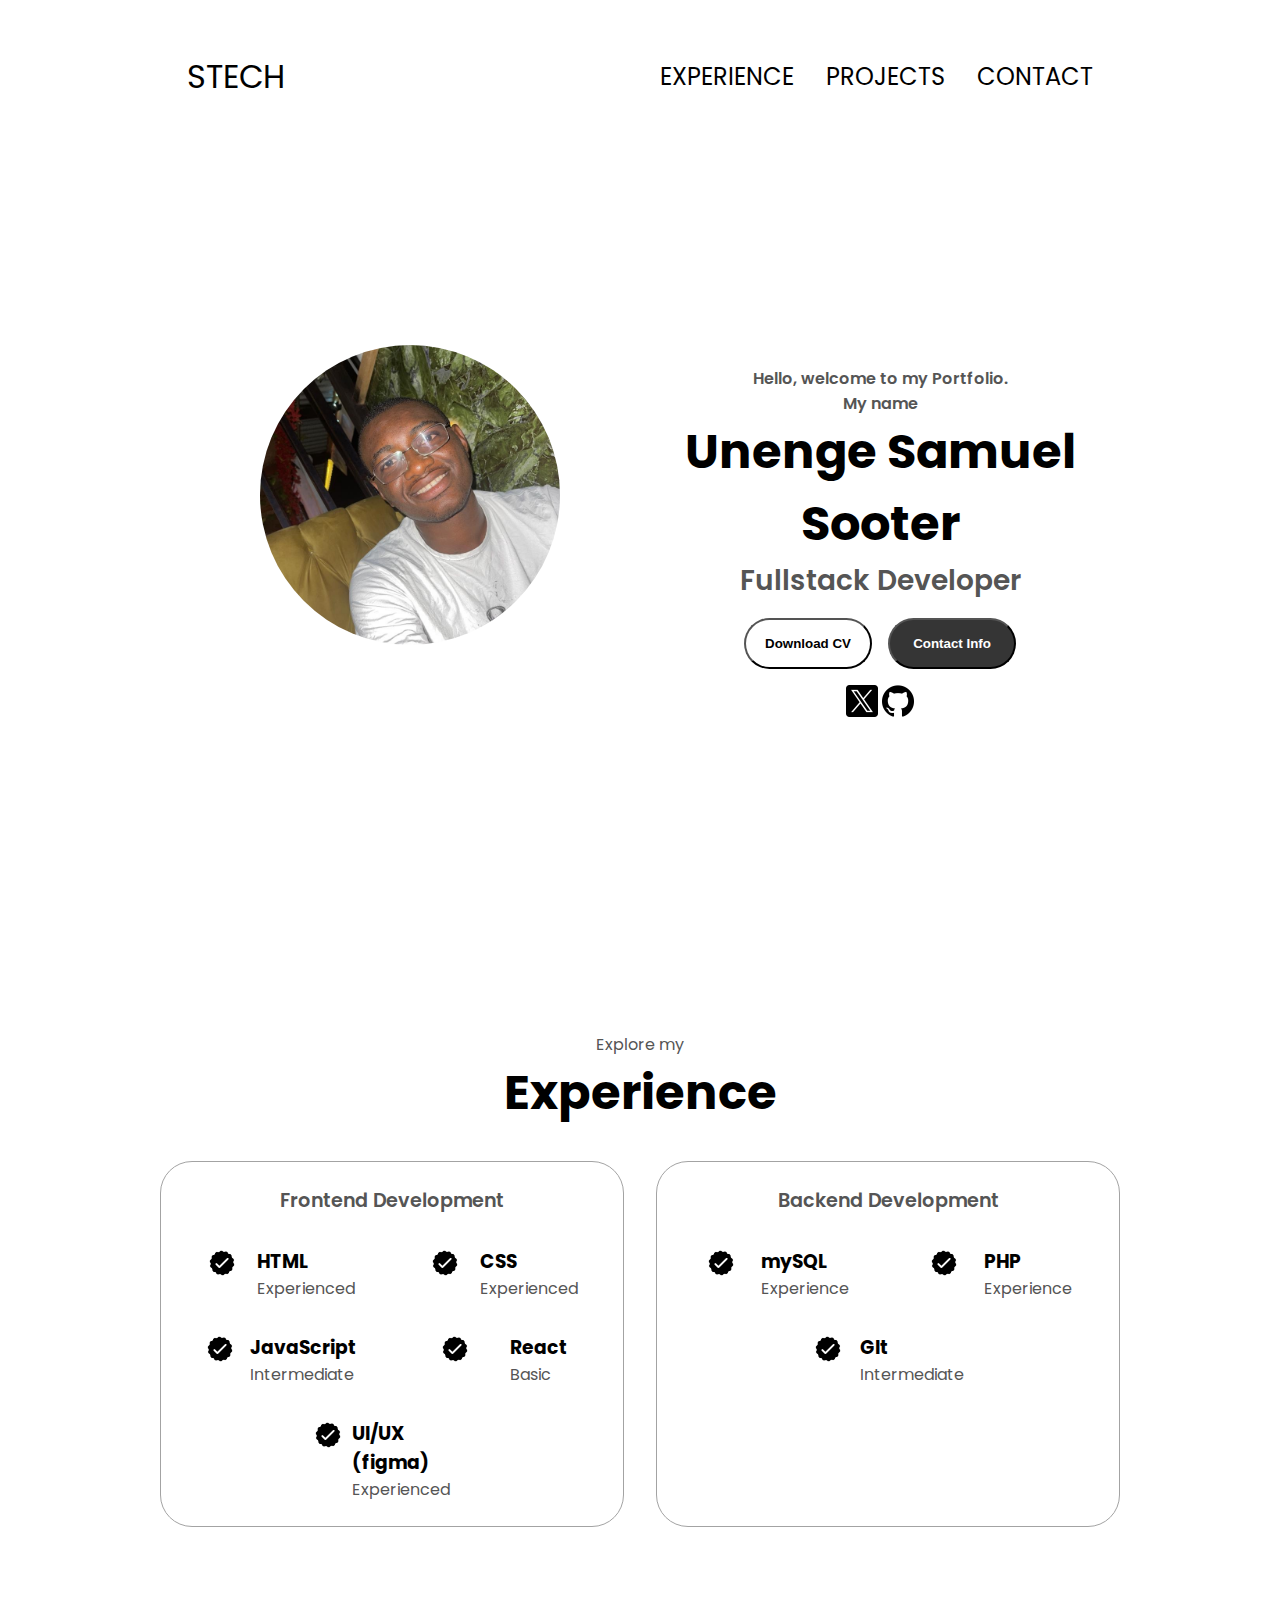
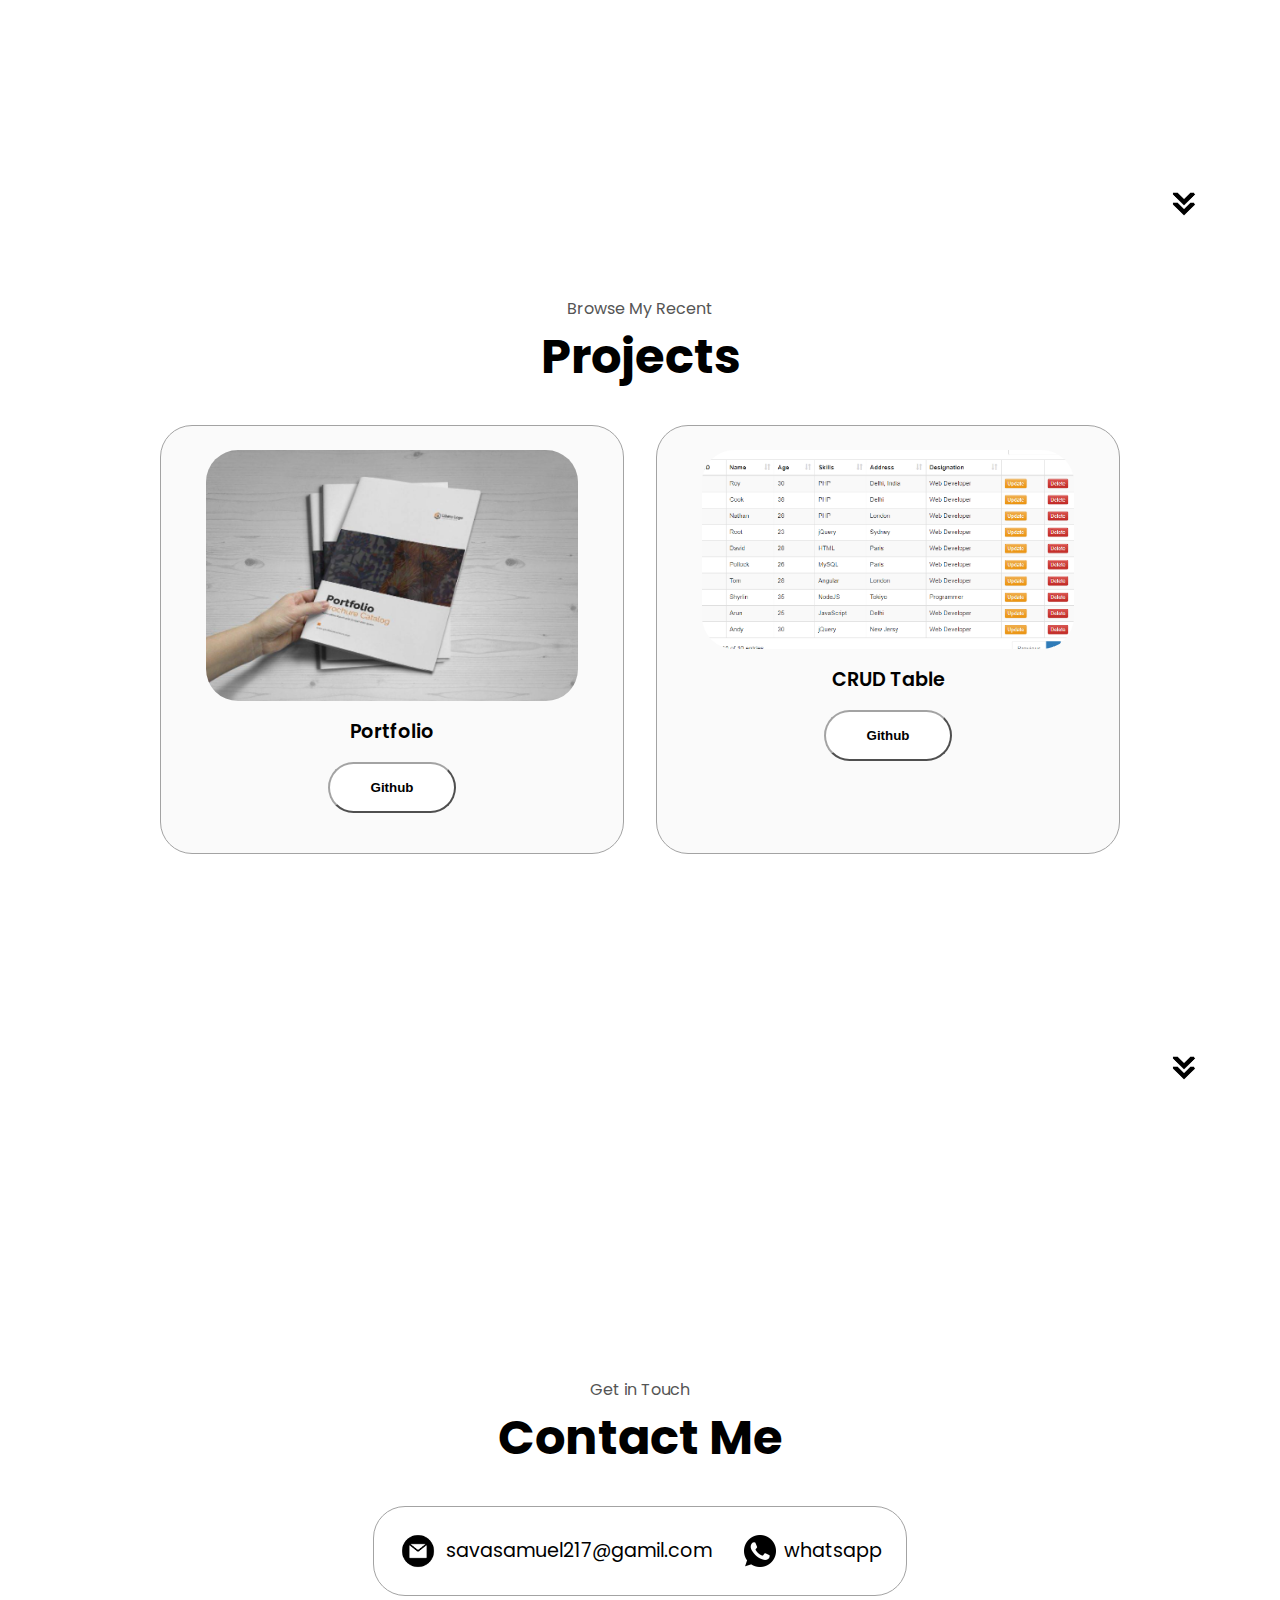
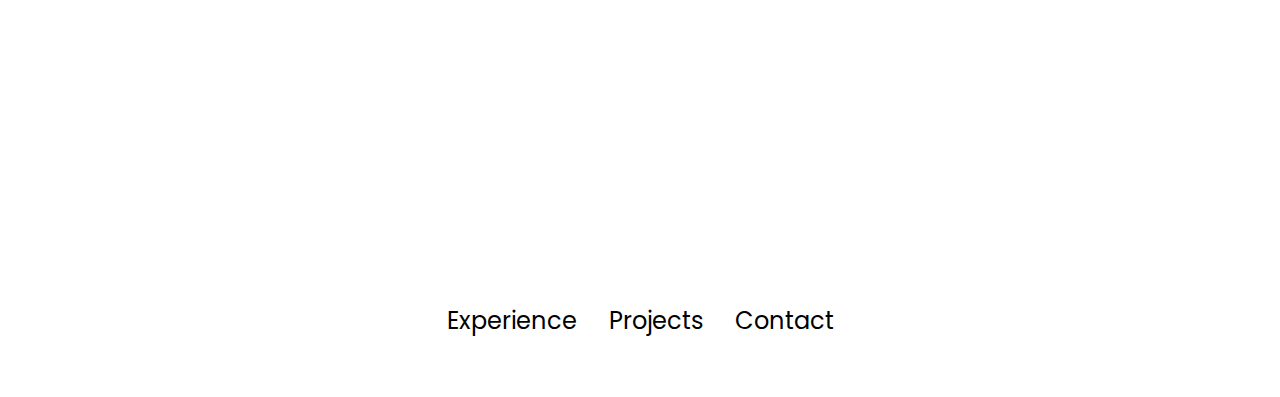
<file: Portfolio/index.html>
<!DOCTYPE html>
<html lang="en">
<head>
    <meta charset="UTF-8">
    <meta name="viewport" content="width=device-width, initial-scale=1.0">
    <title>My Portfolio</title>
    <link rel="stylesheet" href="style.css">
    <link rel="stylesheet" href="mediaqueries.css">
</head>
<body>
    <nav id="desktop-nav">
        <div class="logo">
                STECH
        </div>
       <div>
        <ul class="nav-links">
            <li><a href="#experience">EXPERIENCE</a></li>
            <li><a href="#projects">PROJECTS</a></li>
            <li><a href="#contact">CONTACT</a></li>
           </ul>
       </div>
    </nav>
    <nav id="hamburger-nav">
        <div class="logo">
            STECH
    </div>
    <div class="hamburger-menu">
        <div class="hamburger-icon" onclick="toggleMenu()">
            <span></span>
            <span></span>
            <span></span>
        </div>
        <div class="menu-links" >
            <li><a href="#experience" onclick="toggleMenu()">Experience</a></li>
            <li><a href="#projects" onclick="toggleMenu()">Projects</a></li>
            <li><a href="#contact" onclick="toggleMenu()">Contact</a></li>
        </div>
    </div>
    </nav>
    <section id="profile">
        <div class="section__pic-container">
            <img class="pro_pic" src="./assets/Sava.jpeg" alt="Jone Doe profile picture">
        </div>
        <div class="section__text">
            <p class="section__text__p1">
                Hello, welcome to my Portfolio.
            </p>
            <p>
                My name
            </p>
            <h1 class="title">
                Unenge Samuel Sooter 
            </h1>
            <p class="section__text__p2">
                Fullstack Developer
            </p>
            <div class="btn-container">
                <button
                 class="btn btn-color-2"
                onclick="window.open('./assets/CV.pdf')">
                Download CV
            </button>
            <button
                 class="btn btn-color-1"
                 onclick="location.href='./#contact'">
                Contact Info
            </button>
            </div>
            
            <div id="social-container">
                <img src="./assets/twitter.png"
                 alt="My twitter profile"
                class="icon" 
                onclick="location.href='https://twitter.com/samsava300'">
                <img src="./assets/github.png"
                alt="My github profile"
               class="icon" 
               onclick="location.href='https://github.com/Unengesamuel'">
            </div>
        </div>
    </section>
    <section id="experience">
        <p class="section__text__p1">
            Explore my
        </p>
        <h1 class="title"> 
            Experience
        </h1>
        <di class="experience-details-container">
            <div class="about-container">
                <div class="details-container">
                    <h2 class="experience-sub-title">
                        Frontend Development
                    </h2>
                    <div class="article-container">
                        <article>
                            <img src="./assets/checkmark.png" 
                            alt="experience icon"
                            class="icon">
                            <div>
                                <h3>
                                    HTML
                                </h3>
                                <p>
                                    Experienced
                                </p>
                            </div>
                        </article>
                        <article>
                            <img src="./assets/checkmark.png" 
                            alt="experience icon"
                            class="icon">
                            <div>
                                <h3>
                                    CSS
                                </h3>
                                <p>
                                    Experienced
                                </p>
                            </div>
                        </article>
                        <article>
                            <img src="./assets/checkmark.png" 
                            alt="experience icon"
                            class="icon">
                            <div>
                                <h3>
                                    JavaScript
                                </h3>
                                <p>
                                    Intermediate
                                </p>
                            </div>
                        </article>
                        <article>
                            <img src="./assets/checkmark.png" 
                            alt="experience icon"
                            class="icon">
                            <div>
                                <h3>
                                    React
                                </h3>
                                <p>
                                    Basic
                                </p>
                            </div>
                        </article>
                        <article>
                            <img src="./assets/checkmark.png" 
                            alt="experience icon"
                            class="icon">
                            <div>
                                <h3>
                                    UI/UX (figma)
                                </h3>
                                <p>
                                 Experienced
                                </p>
                            </div>
                        </article>
                    </div>
                </div>
                <div class="details-container">
                    <h2 class="experience-sub-title">
                        Backend Development
                    </h2>
                    <div class="article-container">
                        <article>
                            <img src="./assets/checkmark.png" 
                            alt="experience icon"
                            class="icon">
                            <div>
                                <h3>
                                 mySQL
                                </h3>
                                <p>
                                    Experience
                                </p>
                            </div>
                        </article>
                        <article>
                            <img src="./assets/checkmark.png" 
                            alt="experience icon"
                            class="icon">
                            <div>
                                <h3>
                                    PHP
                                </h3>
                                <p>
                                    Experience
                                </p>
                            </div>
                        </article>
                        <article>
                            <img src="./assets/checkmark.png" 
                            alt="experience icon"
                            class="icon">
                            <div>
                                <h3>
                                    GIt
                                </h3>
                                <p>
                                    Intermediate
                                </p>
                            </div>
                        </article>
                   
                    </div>
                </div>
            </div>
        </div>
        <img src="./assets/arrow.png" 
        alt="arrow icon"
        class="icon arrow"
        onclick="location.href='./#projects'">
    </section>
    <section id="projects">
        <p class="section__text__p1">
            Browse My Recent
        </p>
        <h1 class="title">
            Projects
        </h1>
        <div class="experience-details-container">
            <div class="about-container">
            <div class="details-container color-container">
                <div class="article-container">
                    <img src="assets/pot.png" alt="Project 1"
                    class="project-img">
                </div>
                <h2 class="experience-sub-title project-title">
                    Portfolio
                </h2>
                <div class="btn-container">
                    <button class="btn btn-color-2 project-btn"
                    onclick="location.href='https://github.com/Unengesamuel/My_portfolio/tree/cd26b05dd77c682b9ad7a6d9ab296187a6a4b79d/My_portfolio'">
                        Github
                    </button>
                </div>
            </div>
            <div class="details-container color-container">
                <div class="article-container">
                        <img src="assets/CRUD.png" alt="Project 1"
                        class="project-img">
                </div>
                    <h2 class="experience-sub-title project-title">
                        CRUD Table
                    </h2>
                <div class="btn-container">
                    <button class="btn btn-color-2 project-btn"
                    onclick="location.href='https://github.com/Unengesamuel/CRUD-table/tree/b776378bf7a4b6d13c7ab27e0928d298e1a45a31/CRUD'">
                        Github
                    </button>            
                </div>
            </div>
          
        </div>
        </div>
        <img src="./assets/arrow.png" 
        alt="arrow icon"
        class="icon arrow"
        onclick="location.href='./#contact'">
    </section>
    <section id="contact">
        <p class="section__text__p1">
            Get in Touch
        </p>
        <h1 class="title">
            Contact Me
        </h1>
        <div class="contact-info-upper-container">
            <div class="contact-info-container">
                <img src="./assets/email.png" 
                alt="Email icon"
                class="icon contact-icon email-icon">
                <p>
                    <a href="mailto:savasamuel217@gamil.com">
                        savasamuel217@gamil.com
                    </a>
                </p>
            </div>
            <div class="contact-info-container">
                <img src="./assets/whatsapp.png" 
                alt="whatsapp icon"
                class="icon contact-icon">
                <p>
                    <a href="https://wa.me/2347086221138">
                        whatsapp
                    </a>
                </p>
            </div>
        </div>
    </section>
    <footer>
        <nav>
            <div class="nav-links-container">
                <ul class="nav-links">
                    <li><a href="#experience">Experience</a></li>
                    <li><a href="#projects">Projects</a></li>
                    <li><a href="#contact">Contact</a></li>
                   </ul>
            </div>
        </nav>
    </footer>
    <script src="script.js"></script>
</body>
</html>
</file>
<file: Portfolio/style.css>
/* GENERAL */

  @import url('https://fonts.googleapis.com/css2?family=Poppins:wght@300;400;500;600&family=Roboto:ital,wght@0,400;0,500;0,700;1,300&display=swap');

* {
    margin: 0;
    padding: 0;
}

body {
    font-family: 'Poppins', sans-serif;
}
html {
    scroll-behavior: smooth;
}

p {
    color: rgb(85, 85, 85);
}

/* TRANSITION */

a, .btn {
    transition: all 300ms ease;
}

/* DESKTOP NAV */

nav,
.nav-links {
    display: flex;
}
nav {
    justify-content: space-around;
    align-items: center;
    height: 17vh;
}

.nav-links {
    gap: 2rem;
    list-style: none;
    font-size: 1.5rem;
}
a {
    color: black;
    text-decoration: none;
    text-decoration-color: white;
}

a:hover {
    color: gray;
    text-decoration: underline;
    text-underline-offset: 1rem;
    text-decoration-color: rgb(181,181,181);
}

.logo {
    font-size: 2rem;
}
.logo:hover {
    cursor: default;
}

/* HAMBURGER MENU */
#hamburger-nav {
    display: none;
}
.hamburger-menu {
    position: relative;
    display: inline-block;
}
.hamburger-icon {
    display: flex;
    flex-direction: column;
    justify-content: space-between;
    height: 24px;
    width: 30px;
    cursor: pointer;
}
.hamburger-icon span {
    width: 100%;
    height: 2px;
    background-color: black;
    transition: all 0.3 ease-in-out;
}
.menu-links {
    position: absolute;
    top: 100%;
    right: 0;
    background-color: white;
    width: fit-content;
    max-height: 0;
    overflow: hidden;
    transition: all 0.3 ease-in-out;
}

.menu-links a {
    display: block;
    padding: 10px;
    text-align: center;
    font-size: 1.5rem;
    color: black;
    text-decoration: none;
    transition: all 0.3 ease-in-out;
}

.menu-links li {
    list-style: none;    
}

.menu-links.open {
    max-height: 300px;
}
.hamburger-icon.open span:first-child {
    transform: rotate(45deg) translate(10px, 5px);
}
.hamburger-icon.open span:nth-child(2) {
    opacity: 0;
}
.hamburger-icon.open span:last-child {
    transform: rotate(-45deg) translate(10px, -5px);
}

.hamburger-icon span:first-child {
    transform: none;
}
.hamburger-icon span:first-child {
    opacity: 1;
}
.hamburger-icon span:first-child {
    transform: none;
}

/* SECTIONS */
section {
    padding-top: 4vh;
    height: 96vh;
    margin: 0 10rem;
    box-sizing: border-box;
    min-height: fit-content;
}

.section-container {
    display: flex;
}

/* PROFILE SECTION*/

#profile {
    display: flex;
    justify-content: center;
    gap: 5rem;
    height: 80vh;
}

.section__pic-container {
    display: flex;
    height: 400px;
    width: 400px;
    margin: auto 0;
}

.pro_pic {
    object-fit: cover;
    width: 300px;
    height: 300px;
    border-radius: 150px;
    margin-left: 100px;
}

.section__text {
    align-self: center;
    text-align: center;
}

.section__text p {
    font-weight: 600;
}

.section__text__p1 {
    text-align: center;
}

.section__text__p2 {
    font-size: 1.75rem;
    margin-bottom: 1rem;
}

.title {
    font-size: 3rem;
    text-align: center;
}

#social-contianer {
    display: flex;
    justify-content: center;
    margin-top: 3rem;
    gap: 1rem;
}

/* ICONS */

.icon {
    cursor: pointer;
    height: 2rem;
}

/* BUTTONS */

.btn-container {
    display: flex;
    justify-content: center;
    gap: 1rem;
    margin-bottom: 1rem;
}

.btn {
    font-weight: 600;
    transition: all 300ms ease;
    padding: 1rem;
    width: 8rem;
    border-radius: 2rem;
    cursor: pointer;
}

.btn-container {
    gap: 1rem;
}

.btn-color-2 {
    background-color: white;
}

.btn-color-2:hover {
    background-color: rgb(53,53,53);
    color: white;
}

.btn-color-1 {
    background-color: rgb(53,53,53);
    color: white;
}

.btn-color-1:hover {
    opacity: 0.9;
}

/* EXPERIENCE */

#experience {
    position: relative;
}

.experience-sub-title {
    color: rgb(85, 85, 85);
    font-weight: 600;
    font-size: 1.2rem;
    margin-bottom: 2rem;
}

.about-container {
    gap: 2rem;
    margin-bottom: 2rem;
    margin-top: 2rem;
}

.about-container {
    display: flex;
}

.details-container {
    padding: 1.5rem;
    flex: 1;
    background: white;
    border-radius: 2rem;
    border: rgb(53, 53, 53) 0.1rem solid;
    border-color: rgb(163, 163, 163);
    text-align: center;
  }

.experience-details-container {
    display: flex;
    justify-content: center;
    flex-direction: column;
}

.article-container {
    display: flex;
    text-align: initial;
    flex-wrap: wrap;
    flex-direction: row;
    gap: 2rem;
    justify-content: space-around;
}

article {
    display: flex;
    width: 10rem;
    justify-content: space-around;
    gap: 0.5rem;
}

article .icon {
    cursor: default;
}
.arrow {
    position: absolute;
    right: -5rem;
    bottom: 2.5rem;
}


/* PROJECTS */

#projects {
    position: relative; 
}

.color-container {
    border-color: rgb(163, 163, 163);
    background: rgb(250, 250, 250);
}

.project-img {
    border-radius: 2rem;
    width: 90%;
    height: 90%;
}

.project-title {
    margin: 1rem;
    color: black;
}

.project-btn {
    color: black;
    border-color: rgb(163, 163, 163);
}

/* CONTACT */

#contact {
    display: flex;
    justify-content: center;
    flex-direction: column;
    height: 80vh;

}

.contact-info-upper-container {
    display: flex;
    justify-content: center;
    border-radius: 2rem;
    border: rgb(53, 53, 53) 0.1rem solid;
    border-color: rgb(163, 163, 163);
    background: (250, 250,250);
    margin: 2rem auto;
    padding: 0.5rem;
}

.contact-info-container {
    display: flex;
    align-items: center;
    justify-content: center;
    gap: 0.5rem;
    margin: 1rem;
}

.contact-info-container p{
    font-size: larger;
}

.contact-icon {
    cursor: default;
}

.email-icon {
    height: 2.5rem;
}
</file>
<file: Portfolio/mediaqueries.css>
@media screen and (max-width: 1400px) {
    #profile {
        height: 83vh;       
        margin-bottom: 6rem;
    }
    .about-container {
        flex-wrap: wrap;
    }
}

@media screen and (max-width: 1200px) {
    #desktop-nav {
        display: none;
    }
    #hamburger-nav {
        display: flex;
    }
    #experience, 
    .experience-detailes-container {
        margin-top: 2rem;
    }
    #profile,
    .section-container {
        display: block;
    }
    .arrow {
        display: none;
    }
    section,
    .section-container {
        height: fit-content;
    }
    section {
        margin: 0.5%;
    }
    .section__pic-container {
        width: 257px;
        height: 275px;
        margin: 0 auto 2rem;
    }
    .pro_pic {
      width: 300px;
      height: 300px;
      object-fit: cover;
      border-radius: 10px;
      margin-left: -10px;
    }
    .about-containers {
        margin-top: 0;
    }
    .Title {
        margin-left: 6rem;
        font-size: 3rem;
        text-align: center;
    }
}

@media screen and (max-width: 600px) {
  #contact, 
  footer {
    height: 40vh;
  }
  #profile {
    height: 83vh;
    margin-bottom: 0;
  }
  article {
    font-size: 1rem;
  }
  footer nav {
    height: fit-content;
    margin-bottom: 2rem;
  }
  .about-container,
  .contact-info-upper-container,
  .btn-container {
    flex-wrap: wrap;
  }
  .pro_pic {
    width: 200px;
    height: 200px;
    object-fit: cover;
    border-radius: 100px;
    margin-left: -10px;
  }
  .contact-info-container {
    margin: 0;
  }
  .contact-info-container p,
  .nav-links li a{
    font-size: 1rem;
  }
  .experience-sub-title {
    font-size: 1.25rem;
  }
  .experience-sub-title {
    font-size: 1.25rem;
  }
  .logo {
    font-size: 1.5rem;
  }
  .nav-links {
    flex-direction: column;
    gap: 0.5rem;
    text-align: center;
  }
  .section__pic-container {
    width: auto;
    height: 46vw;
    justify-content: center;
  }
  .section__text__p2 {
    font-size: 1.25rem;
  }
  .title {
    font-size: 2rem;
  }
  .text-container {
    text-align: justify;
  }
}
</file>
